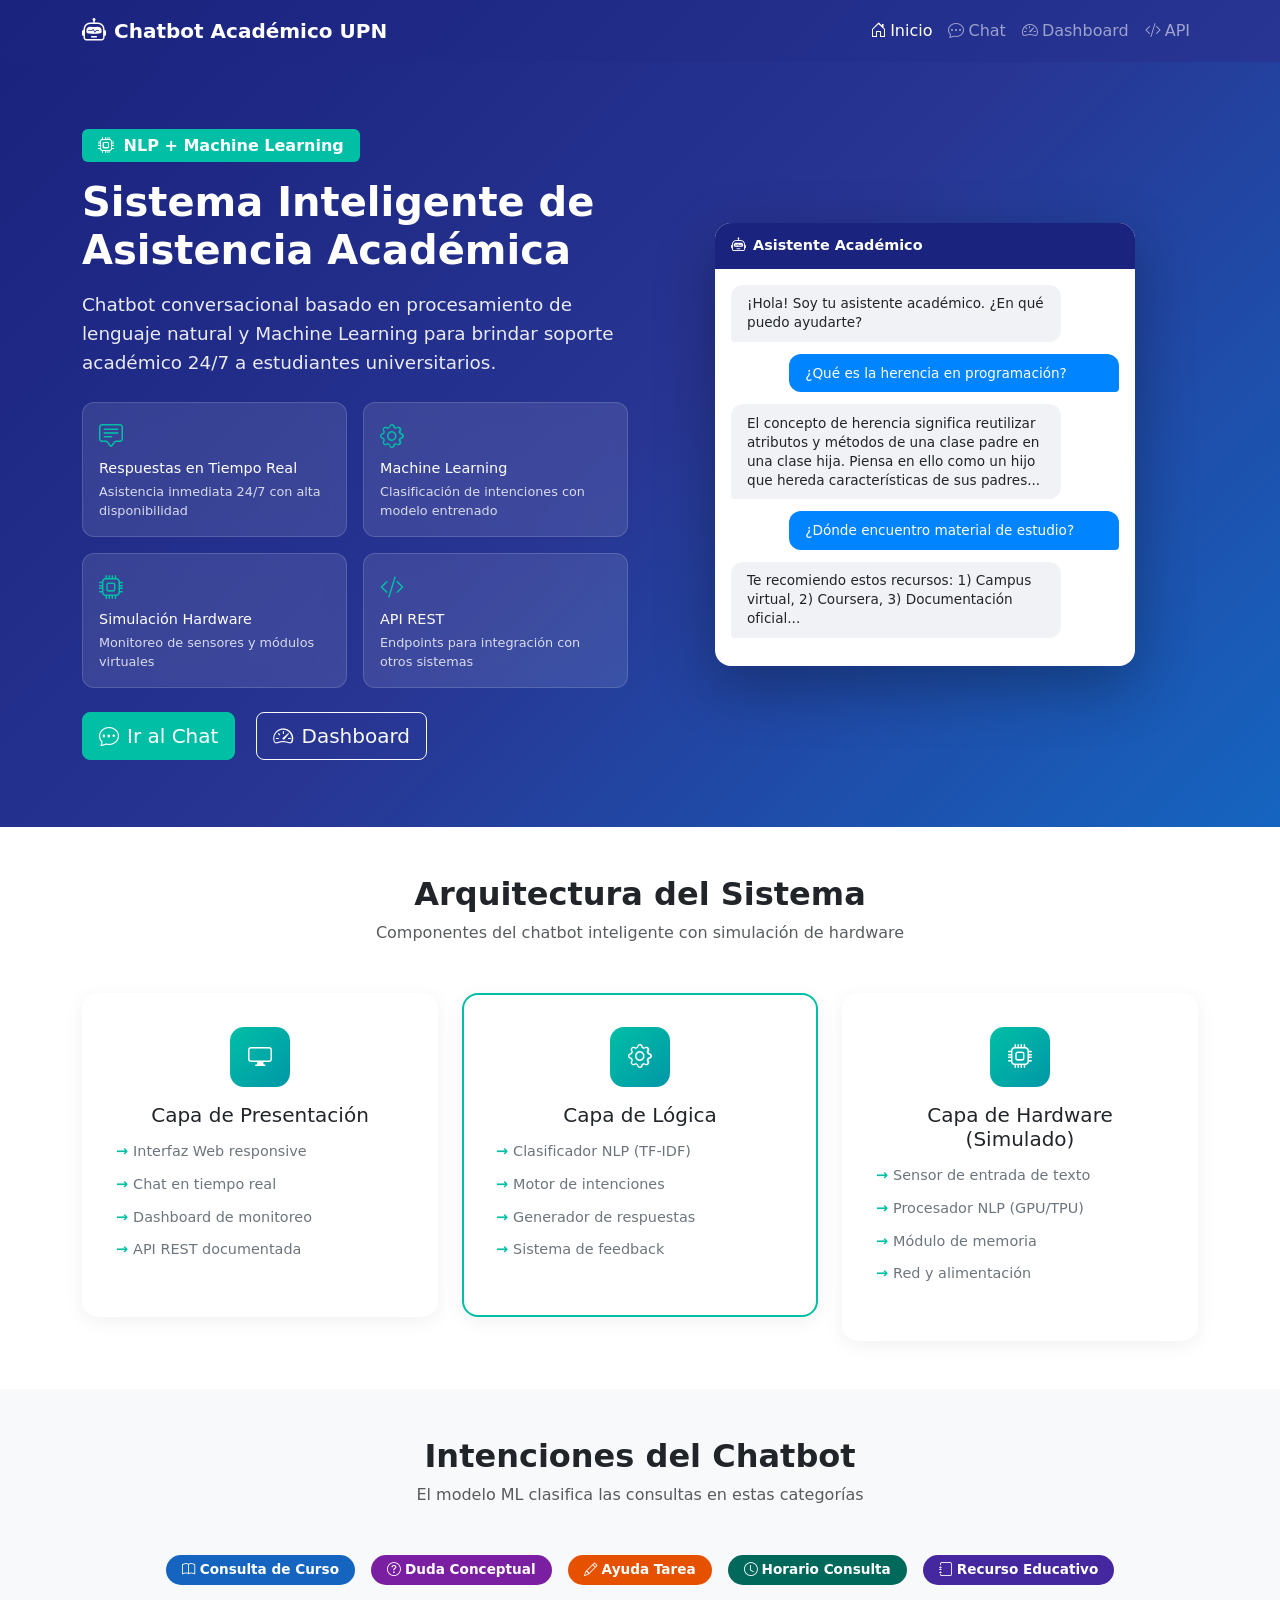
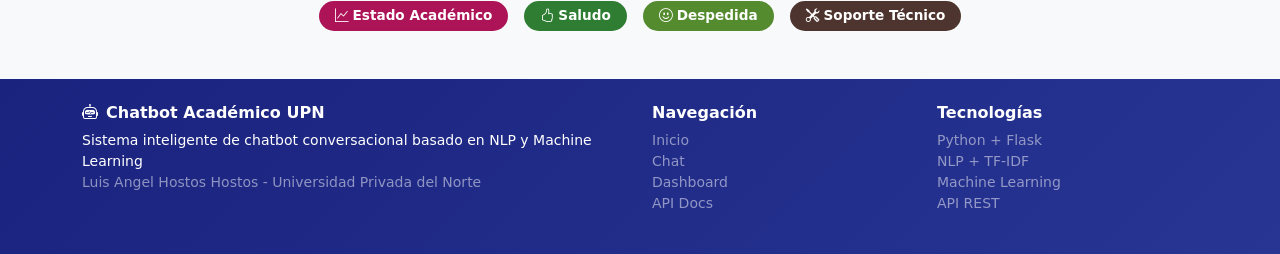
<file: templates/index.html>
<!DOCTYPE html>
<html lang="es">
<head>
    <meta charset="UTF-8">
    <meta name="viewport" content="width=device-width, initial-scale=1.0">
    <title>Chatbot Académico UPN - Asistencia Inteligente</title>
    <link href="https://cdn.jsdelivr.net/npm/bootstrap@5.3.2/dist/css/bootstrap.min.css" rel="stylesheet">
    <link href="https://cdn.jsdelivr.net/npm/bootstrap-icons@1.11.2/font/bootstrap-icons.css" rel="stylesheet">
    <link rel="stylesheet" href="/static/css/style.css">
</head>
<body>
    <nav class="navbar navbar-expand-lg navbar-dark bg-upn">
        <div class="container">
            <a class="navbar-brand d-flex align-items-center" href="/">
                <i class="bi bi-robot me-2 fs-4"></i>
                <span class="fw-bold">Chatbot Académico UPN</span>
            </a>
            <button class="navbar-toggler" type="button" data-bs-toggle="collapse" data-bs-target="#navbarNav">
                <span class="navbar-toggler-icon"></span>
            </button>
            <div class="collapse navbar-collapse" id="navbarNav">
                <ul class="navbar-nav ms-auto">
                    <li class="nav-item">
                        <a class="nav-link active" href="/"><i class="bi bi-house-door me-1"></i>Inicio</a>
                    </li>
                    <li class="nav-item">
                        <a class="nav-link" href="/chat"><i class="bi bi-chat-dots me-1"></i>Chat</a>
                    </li>
                    <li class="nav-item">
                        <a class="nav-link" href="/dashboard"><i class="bi bi-speedometer2 me-1"></i>Dashboard</a>
                    </li>
                    <li class="nav-item">
                        <a class="nav-link" href="/api/v1/docs"><i class="bi bi-code-slash me-1"></i>API</a>
                    </li>
                </ul>
            </div>
        </div>
    </nav>

    <!-- Hero Section -->
    <section class="hero-section">
        <div class="container">
            <div class="row align-items-center min-vh-75">
                <div class="col-lg-6">
                    <div class="hero-content">
                        <span class="badge bg-accent mb-3 px-3 py-2 fs-6">
                            <i class="bi bi-cpu me-1"></i> NLP + Machine Learning
                        </span>
                        <h1 class="hero-title">Sistema Inteligente de Asistencia Académica</h1>
                        <p class="hero-subtitle">
                            Chatbot conversacional basado en procesamiento de lenguaje natural y 
                            Machine Learning para brindar soporte académico 24/7 a estudiantes universitarios.
                        </p>
                        <div class="hero-features mt-4">
                            <div class="row g-3">
                                <div class="col-sm-6">
                                    <div class="feature-card">
                                        <i class="bi bi-chat-square-text fs-4 text-accent"></i>
                                        <h6>Respuestas en Tiempo Real</h6>
                                        <p>Asistencia inmediata 24/7 con alta disponibilidad</p>
                                    </div>
                                </div>
                                <div class="col-sm-6">
                                    <div class="feature-card">
                                        <i class="bi bi-gear fs-4 text-accent"></i>
                                        <h6>Machine Learning</h6>
                                        <p>Clasificación de intenciones con modelo entrenado</p>
                                    </div>
                                </div>
                                <div class="col-sm-6">
                                    <div class="feature-card">
                                        <i class="bi bi-cpu fs-4 text-accent"></i>
                                        <h6>Simulación Hardware</h6>
                                        <p>Monitoreo de sensores y módulos virtuales</p>
                                    </div>
                                </div>
                                <div class="col-sm-6">
                                    <div class="feature-card">
                                        <i class="bi bi-code-slash fs-4 text-accent"></i>
                                        <h6>API REST</h6>
                                        <p>Endpoints para integración con otros sistemas</p>
                                    </div>
                                </div>
                            </div>
                        </div>
                        <div class="mt-4">
                            <a href="/chat" class="btn btn-accent btn-lg me-3">
                                <i class="bi bi-chat-dots me-2"></i>Ir al Chat
                            </a>
                            <a href="/dashboard" class="btn btn-outline-light btn-lg">
                                <i class="bi bi-speedometer2 me-2"></i>Dashboard
                            </a>
                        </div>
                    </div>
                </div>
                <div class="col-lg-6 d-none d-lg-block">
                    <div class="hero-visual">
                        <div class="chat-preview">
                            <div class="chat-preview-header">
                                <i class="bi bi-robot me-2"></i>Asistente Académico
                            </div>
                            <div class="chat-preview-body">
                                <div class="preview-msg bot-msg">
                                    <div class="msg-bubble">¡Hola! Soy tu asistente académico. ¿En qué puedo ayudarte?</div>
                                </div>
                                <div class="preview-msg user-msg">
                                    <div class="msg-bubble">¿Qué es la herencia en programación?</div>
                                </div>
                                <div class="preview-msg bot-msg">
                                    <div class="msg-bubble">El concepto de herencia significa reutilizar atributos y métodos de una clase padre en una clase hija. Piensa en ello como un hijo que hereda características de sus padres...</div>
                                </div>
                                <div class="preview-msg user-msg">
                                    <div class="msg-bubble">¿Dónde encuentro material de estudio?</div>
                                </div>
                                <div class="preview-msg bot-msg">
                                    <div class="msg-bubble">Te recomiendo estos recursos: 1) Campus virtual, 2) Coursera, 3) Documentación oficial...</div>
                                </div>
                            </div>
                        </div>
                    </div>
                </div>
            </div>
        </div>
    </section>

    <!-- Architecture Section -->
    <section class="architecture-section py-5">
        <div class="container">
            <h2 class="text-center mb-2 fw-bold">Arquitectura del Sistema</h2>
            <p class="text-center text-muted mb-5">Componentes del chatbot inteligente con simulación de hardware</p>
            <div class="row g-4">
                <div class="col-md-4">
                    <div class="arch-card">
                        <div class="arch-icon"><i class="bi bi-display"></i></div>
                        <h5>Capa de Presentación</h5>
                        <ul class="text-start">
                            <li>Interfaz Web responsive</li>
                            <li>Chat en tiempo real</li>
                            <li>Dashboard de monitoreo</li>
                            <li>API REST documentada</li>
                        </ul>
                    </div>
                </div>
                <div class="col-md-4">
                    <div class="arch-card highlight">
                        <div class="arch-icon"><i class="bi bi-gear"></i></div>
                        <h5>Capa de Lógica</h5>
                        <ul class="text-start">
                            <li>Clasificador NLP (TF-IDF)</li>
                            <li>Motor de intenciones</li>
                            <li>Generador de respuestas</li>
                            <li>Sistema de feedback</li>
                        </ul>
                    </div>
                </div>
                <div class="col-md-4">
                    <div class="arch-card">
                        <div class="arch-icon"><i class="bi bi-cpu"></i></div>
                        <h5>Capa de Hardware (Simulado)</h5>
                        <ul class="text-start">
                            <li>Sensor de entrada de texto</li>
                            <li>Procesador NLP (GPU/TPU)</li>
                            <li>Módulo de memoria</li>
                            <li>Red y alimentación</li>
                        </ul>
                    </div>
                </div>
            </div>
        </div>
    </section>

    <!-- Intents Section -->
    <section class="intents-section py-5 bg-light">
        <div class="container">
            <h2 class="text-center mb-2 fw-bold">Intenciones del Chatbot</h2>
            <p class="text-center text-muted mb-5">El modelo ML clasifica las consultas en estas categorías</p>
            <div class="row g-3 justify-content-center">
                <div class="col-auto"><span class="badge intent-badge bg-consulta"><i class="bi bi-book me-1"></i>Consulta de Curso</span></div>
                <div class="col-auto"><span class="badge intent-badge bg-duda"><i class="bi bi-question-circle me-1"></i>Duda Conceptual</span></div>
                <div class="col-auto"><span class="badge intent-badge bg-ayuda"><i class="bi bi-pencil me-1"></i>Ayuda Tarea</span></div>
                <div class="col-auto"><span class="badge intent-badge bg-horario"><i class="bi bi-clock me-1"></i>Horario Consulta</span></div>
                <div class="col-auto"><span class="badge intent-badge bg-recurso"><i class="bi bi-journal me-1"></i>Recurso Educativo</span></div>
                <div class="col-auto"><span class="badge intent-badge bg-estado"><i class="bi bi-graph-up me-1"></i>Estado Académico</span></div>
                <div class="col-auto"><span class="badge intent-badge bg-saludo"><i class="bi bi-hand-thumbs-up me-1"></i>Saludo</span></div>
                <div class="col-auto"><span class="badge intent-badge bg-despedida"><i class="bi bi-emoji-smile me-1"></i>Despedida</span></div>
                <div class="col-auto"><span class="badge intent-badge bg-soporte"><i class="bi bi-tools me-1"></i>Soporte Técnico</span></div>
            </div>
        </div>
    </section>

    <!-- Footer -->
    <footer class="bg-upn text-white py-4">
        <div class="container">
            <div class="row">
                <div class="col-md-6">
                    <h6 class="fw-bold"><i class="bi bi-robot me-2"></i>Chatbot Académico UPN</h6>
                    <p class="small mb-0">Sistema inteligente de chatbot conversacional basado en NLP y Machine Learning</p>
                    <p class="small text-white-50">Luis Angel Hostos Hostos - Universidad Privada del Norte</p>
                </div>
                <div class="col-md-3">
                    <h6 class="fw-bold">Navegación</h6>
                    <ul class="list-unstyled small">
                        <li><a href="/" class="text-white-50 text-decoration-none">Inicio</a></li>
                        <li><a href="/chat" class="text-white-50 text-decoration-none">Chat</a></li>
                        <li><a href="/dashboard" class="text-white-50 text-decoration-none">Dashboard</a></li>
                        <li><a href="/api/v1/docs" class="text-white-50 text-decoration-none">API Docs</a></li>
                    </ul>
                </div>
                <div class="col-md-3">
                    <h6 class="fw-bold">Tecnologías</h6>
                    <ul class="list-unstyled small">
                        <li class="text-white-50">Python + Flask</li>
                        <li class="text-white-50">NLP + TF-IDF</li>
                        <li class="text-white-50">Machine Learning</li>
                        <li class="text-white-50">API REST</li>
                    </ul>
                </div>
            </div>
        </div>
    </footer>

    <script src="https://cdn.jsdelivr.net/npm/bootstrap@5.3.2/dist/js/bootstrap.bundle.min.js"></script>
</body>
</html>
</file>
<file: static/css/style.css>
/* ==========================================
   Chatbot Académico UPN - Estilos
   ========================================== */

/* Variables */
:root {
    --upn-primary: #1a237e;
    --upn-secondary: #283593;
    --accent: #00bfa5;
    --accent-hover: #00897b;
    --bg-dark: #0d1117;
    --bg-card: #161b22;
    --bg-card-light: #f8f9fa;
    --text-primary: #212529;
    --text-secondary: #6c757d;
    --border-color: #dee2e6;
    --chat-bg: #f0f2f5;
    --user-bubble: #0084ff;
    --bot-bubble: #ffffff;
    --success: #198754;
    --warning: #ffc107;
    --danger: #dc3545;
}

/* Navbar */
.bg-upn {
    background: linear-gradient(135deg, var(--upn-primary), var(--upn-secondary)) !important;
}

.bg-accent, .btn-accent {
    background-color: var(--accent) !important;
    border-color: var(--accent) !important;
    color: #fff !important;
}
.btn-accent:hover {
    background-color: var(--accent-hover) !important;
    border-color: var(--accent-hover) !important;
}
.text-accent { color: var(--accent) !important; }

/* Hero Section */
.hero-section {
    background: linear-gradient(135deg, var(--upn-primary) 0%, var(--upn-secondary) 50%, #1565c0 100%);
    color: white;
    padding: 2rem 0;
    min-height: 85vh;
    display: flex;
    align-items: center;
}
.hero-title {
    font-size: 2.5rem;
    font-weight: 800;
    line-height: 1.2;
    margin-bottom: 1rem;
}
.hero-subtitle {
    font-size: 1.15rem;
    opacity: 0.9;
    line-height: 1.6;
    max-width: 540px;
}
.feature-card {
    background: rgba(255,255,255,0.1);
    border-radius: 12px;
    padding: 1rem;
    backdrop-filter: blur(10px);
    border: 1px solid rgba(255,255,255,0.15);
    transition: transform 0.2s;
}
.feature-card:hover { transform: translateY(-2px); }
.feature-card h6 { font-size: 0.9rem; margin: 0.3rem 0; }
.feature-card p { font-size: 0.8rem; margin: 0; opacity: 0.8; }

/* Chat Preview */
.hero-visual { padding: 2rem; }
.chat-preview {
    background: white;
    border-radius: 16px;
    overflow: hidden;
    box-shadow: 0 20px 60px rgba(0,0,0,0.3);
    max-width: 420px;
    margin: 0 auto;
}
.chat-preview-header {
    background: var(--upn-primary);
    color: white;
    padding: 0.75rem 1rem;
    font-weight: 600;
    font-size: 0.9rem;
}
.chat-preview-body { padding: 1rem; }
.preview-msg { margin-bottom: 0.75rem; }
.preview-msg .msg-bubble {
    padding: 0.6rem 1rem;
    border-radius: 12px;
    font-size: 0.85rem;
    line-height: 1.4;
    max-width: 85%;
}
.bot-msg .msg-bubble {
    background: #f0f2f5;
    color: var(--text-primary);
    border-bottom-left-radius: 4px;
}
.user-msg .msg-bubble {
    background: var(--user-bubble);
    color: white;
    margin-left: auto;
    border-bottom-right-radius: 4px;
}

/* Architecture Cards */
.arch-card {
    background: white;
    border-radius: 16px;
    padding: 2rem;
    text-align: center;
    box-shadow: 0 4px 20px rgba(0,0,0,0.06);
    border: 2px solid transparent;
    transition: all 0.3s;
}
.arch-card:hover { border-color: var(--accent); transform: translateY(-4px); }
.arch-card.highlight { border-color: var(--accent); }
.arch-icon {
    width: 60px; height: 60px;
    background: linear-gradient(135deg, var(--accent), #0097a7);
    border-radius: 14px;
    display: flex; align-items: center; justify-content: center;
    margin: 0 auto 1rem;
    color: white;
    font-size: 1.5rem;
}
.arch-card ul {
    list-style: none;
    padding: 0;
    text-align: left;
}
.arch-card li {
    padding: 0.35rem 0;
    font-size: 0.9rem;
    color: var(--text-secondary);
}
.arch-card li::before {
    content: '→ ';
    color: var(--accent);
    font-weight: bold;
}

/* Intent Badges */
.intent-badge {
    font-size: 0.85rem;
    padding: 0.5rem 1rem;
    border-radius: 20px;
}
.bg-consulta { background-color: #1565c0 !important; }
.bg-duda { background-color: #7b1fa2 !important; }
.bg-ayuda { background-color: #e65100 !important; }
.bg-horario { background-color: #00695c !important; }
.bg-recurso { background-color: #4527a0 !important; }
.bg-estado { background-color: #ad1457 !important; }
.bg-saludo { background-color: #2e7d32 !important; }
.bg-despedida { background-color: #558b2f !important; }
.bg-soporte { background-color: #4e342e !important; }

/* ========== CHAT PAGE ========== */
.chat-body {
    height: 100vh;
    display: flex;
    flex-direction: column;
    overflow: hidden;
}

.chat-container {
    display: flex;
    flex: 1;
    overflow: hidden;
}

/* Sidebar */
.chat-sidebar {
    width: 280px;
    background: var(--bg-dark);
    color: white;
    display: flex;
    flex-direction: column;
    overflow-y: auto;
    flex-shrink: 0;
}
.sidebar-header {
    padding: 1rem;
    border-bottom: 1px solid rgba(255,255,255,0.1);
    display: flex;
    justify-content: space-between;
    align-items: center;
}
.sidebar-body { padding: 0.5rem 0; }

.metric-group {
    padding: 0.75rem 1rem;
    border-bottom: 1px solid rgba(255,255,255,0.05);
}
.metric-label {
    font-size: 0.75rem;
    text-transform: uppercase;
    letter-spacing: 0.5px;
    color: var(--accent);
    margin-bottom: 0.5rem;
    font-weight: 600;
}
.metric-item {
    display: flex;
    justify-content: space-between;
    align-items: center;
    padding: 0.25rem 0;
}
.metric-key { font-size: 0.8rem; color: rgba(255,255,255,0.6); }
.metric-value { font-size: 0.8rem; font-weight: 600; color: white; font-family: monospace; }
.metric-progress { width: 80px; height: 6px; }

/* Chat Main */
.chat-main {
    flex: 1;
    display: flex;
    flex-direction: column;
    background: var(--chat-bg);
    min-width: 0;
}

.chat-header {
    padding: 0.75rem 1.25rem;
    background: white;
    border-bottom: 1px solid var(--border-color);
    display: flex;
    justify-content: space-between;
    align-items: center;
    box-shadow: 0 1px 3px rgba(0,0,0,0.05);
}
.chat-avatar {
    width: 38px; height: 38px;
    background: linear-gradient(135deg, var(--accent), #0097a7);
    border-radius: 50%;
    display: flex; align-items: center; justify-content: center;
    color: white;
    font-size: 1.1rem;
}

/* Messages */
.chat-messages {
    flex: 1;
    overflow-y: auto;
    padding: 1.25rem;
    scroll-behavior: smooth;
}

.message {
    display: flex;
    margin-bottom: 1rem;
    animation: fadeIn 0.3s ease;
}
@keyframes fadeIn {
    from { opacity: 0; transform: translateY(8px); }
    to { opacity: 1; transform: translateY(0); }
}

.message-avatar {
    width: 32px; height: 32px;
    border-radius: 50%;
    display: flex; align-items: center; justify-content: center;
    flex-shrink: 0;
    font-size: 0.9rem;
}
.bot-message .message-avatar {
    background: linear-gradient(135deg, var(--accent), #0097a7);
    color: white;
    margin-right: 0.75rem;
}
.user-message {
    flex-direction: row-reverse;
}
.user-message .message-avatar {
    background: var(--user-bubble);
    color: white;
    margin-left: 0.75rem;
}

.message-content { max-width: 70%; }
.message-bubble {
    padding: 0.75rem 1rem;
    border-radius: 16px;
    font-size: 0.9rem;
    line-height: 1.5;
    word-wrap: break-word;
    white-space: pre-wrap;
}
.bot-message .message-bubble {
    background: white;
    color: var(--text-primary);
    border-bottom-left-radius: 4px;
    box-shadow: 0 1px 2px rgba(0,0,0,0.08);
}
.user-message .message-bubble {
    background: var(--user-bubble);
    color: white;
    border-bottom-right-radius: 4px;
}
.message-time {
    font-size: 0.7rem;
    color: var(--text-secondary);
    margin-top: 0.25rem;
    padding: 0 0.5rem;
}
.user-message .message-time { text-align: right; }

/* Intent badge in message */
.intent-badge-msg {
    display: inline-block;
    font-size: 0.65rem;
    padding: 0.15rem 0.5rem;
    border-radius: 10px;
    margin-top: 0.3rem;
    margin-left: 0.5rem;
    background: rgba(0,191,165,0.15);
    color: var(--accent);
    font-weight: 600;
}

/* Typing indicator */
.typing-indicator {
    display: flex;
    gap: 4px;
    padding: 0.5rem;
}
.typing-dot {
    width: 8px; height: 8px;
    background: #aaa;
    border-radius: 50%;
    animation: typingBounce 1.4s infinite;
}
.typing-dot:nth-child(2) { animation-delay: 0.2s; }
.typing-dot:nth-child(3) { animation-delay: 0.4s; }
@keyframes typingBounce {
    0%, 60%, 100% { transform: translateY(0); }
    30% { transform: translateY(-6px); }
}

/* Quick Suggestions */
.quick-suggestions {
    display: flex;
    flex-wrap: wrap;
    gap: 0.5rem;
    padding: 0.5rem 0;
    justify-content: center;
}
.suggestion-btn {
    background: white;
    border: 1px solid var(--border-color);
    border-radius: 20px;
    padding: 0.4rem 0.9rem;
    font-size: 0.8rem;
    cursor: pointer;
    transition: all 0.2s;
    color: var(--text-primary);
}
.suggestion-btn:hover {
    border-color: var(--accent);
    color: var(--accent);
    background: rgba(0,191,165,0.05);
}

/* Input Area */
.chat-input-area {
    padding: 0.75rem 1.25rem;
    background: white;
    border-top: 1px solid var(--border-color);
}
.chat-input-area .input-group { border-radius: 24px; overflow: hidden; }
.chat-input-area .form-control {
    border: 2px solid var(--border-color);
    border-right: none;
    padding: 0.65rem 1.25rem;
    font-size: 0.9rem;
}
.chat-input-area .form-control:focus {
    box-shadow: none;
    border-color: var(--accent);
}
.chat-input-area .btn {
    border: 2px solid var(--accent);
    padding: 0 1.25rem;
    font-size: 1.1rem;
}
.input-info {
    padding-top: 0.4rem;
    text-align: center;
}

/* Feedback Panel */
.feedback-panel {
    padding: 0.5rem 1.25rem;
    background: white;
    border-top: 1px solid #eee;
}
.star-btn {
    background: none;
    border: none;
    font-size: 1.3rem;
    color: #ddd;
    cursor: pointer;
    transition: color 0.2s;
    padding: 0 0.15rem;
}
.star-btn.active, .star-btn:hover { color: #ffc107; }

/* ========== DASHBOARD ========== */
.stat-card {
    background: white;
    border-radius: 12px;
    padding: 1.25rem;
    display: flex;
    align-items: center;
    gap: 1rem;
    box-shadow: 0 2px 10px rgba(0,0,0,0.04);
    border: 1px solid var(--border-color);
}
.stat-icon {
    width: 48px; height: 48px;
    border-radius: 12px;
    display: flex; align-items: center; justify-content: center;
    font-size: 1.3rem;
    flex-shrink: 0;
}
.stat-info small { display: block; color: var(--text-secondary); }

.sensor-card {
    background: white;
    border-radius: 12px;
    overflow: hidden;
    box-shadow: 0 2px 10px rgba(0,0,0,0.04);
    border: 1px solid var(--border-color);
}
.sensor-header {
    padding: 0.75rem 1rem;
    border-bottom: 1px solid var(--border-color);
    display: flex;
    justify-content: space-between;
    align-items: center;
    background: #fafbfc;
}
.sensor-name { font-weight: 600; font-size: 0.9rem; }
.sensor-body { padding: 0.75rem 1rem; }
.sensor-metric {
    display: flex;
    justify-content: space-between;
    align-items: center;
    padding: 0.4rem 0;
    font-size: 0.85rem;
}
.intent-list-item {
    border-bottom: 1px solid #f0f0f0;
    padding: 0.5rem 0 !important;
}

/* Responsive */
@media (max-width: 991.98px) {
    .chat-sidebar {
        position: fixed;
        top: 56px;
        left: -300px;
        bottom: 0;
        z-index: 1000;
        transition: left 0.3s;
    }
    .chat-sidebar.show { left: 0; }
    .hero-title { font-size: 1.8rem; }
    .message-content { max-width: 85%; }
}

@media (max-width: 575.98px) {
    .hero-title { font-size: 1.5rem; }
    .hero-section { min-height: auto; padding: 2rem 0; }
    .chat-messages { padding: 0.75rem; }
    .message-bubble { font-size: 0.85rem; padding: 0.6rem 0.8rem; }
}

/* Scrollbar */
.chat-messages::-webkit-scrollbar,
.chat-sidebar::-webkit-scrollbar {
    width: 6px;
}
.chat-messages::-webkit-scrollbar-thumb,
.chat-sidebar::-webkit-scrollbar-thumb {
    background: #ccc;
    border-radius: 3px;
}

/* Loading overlay */
.loading-overlay {
    position: absolute;
    top: 0; left: 0; right: 0; bottom: 0;
    background: rgba(255,255,255,0.8);
    display: flex;
    align-items: center;
    justify-content: center;
    z-index: 10;
}
</file>
